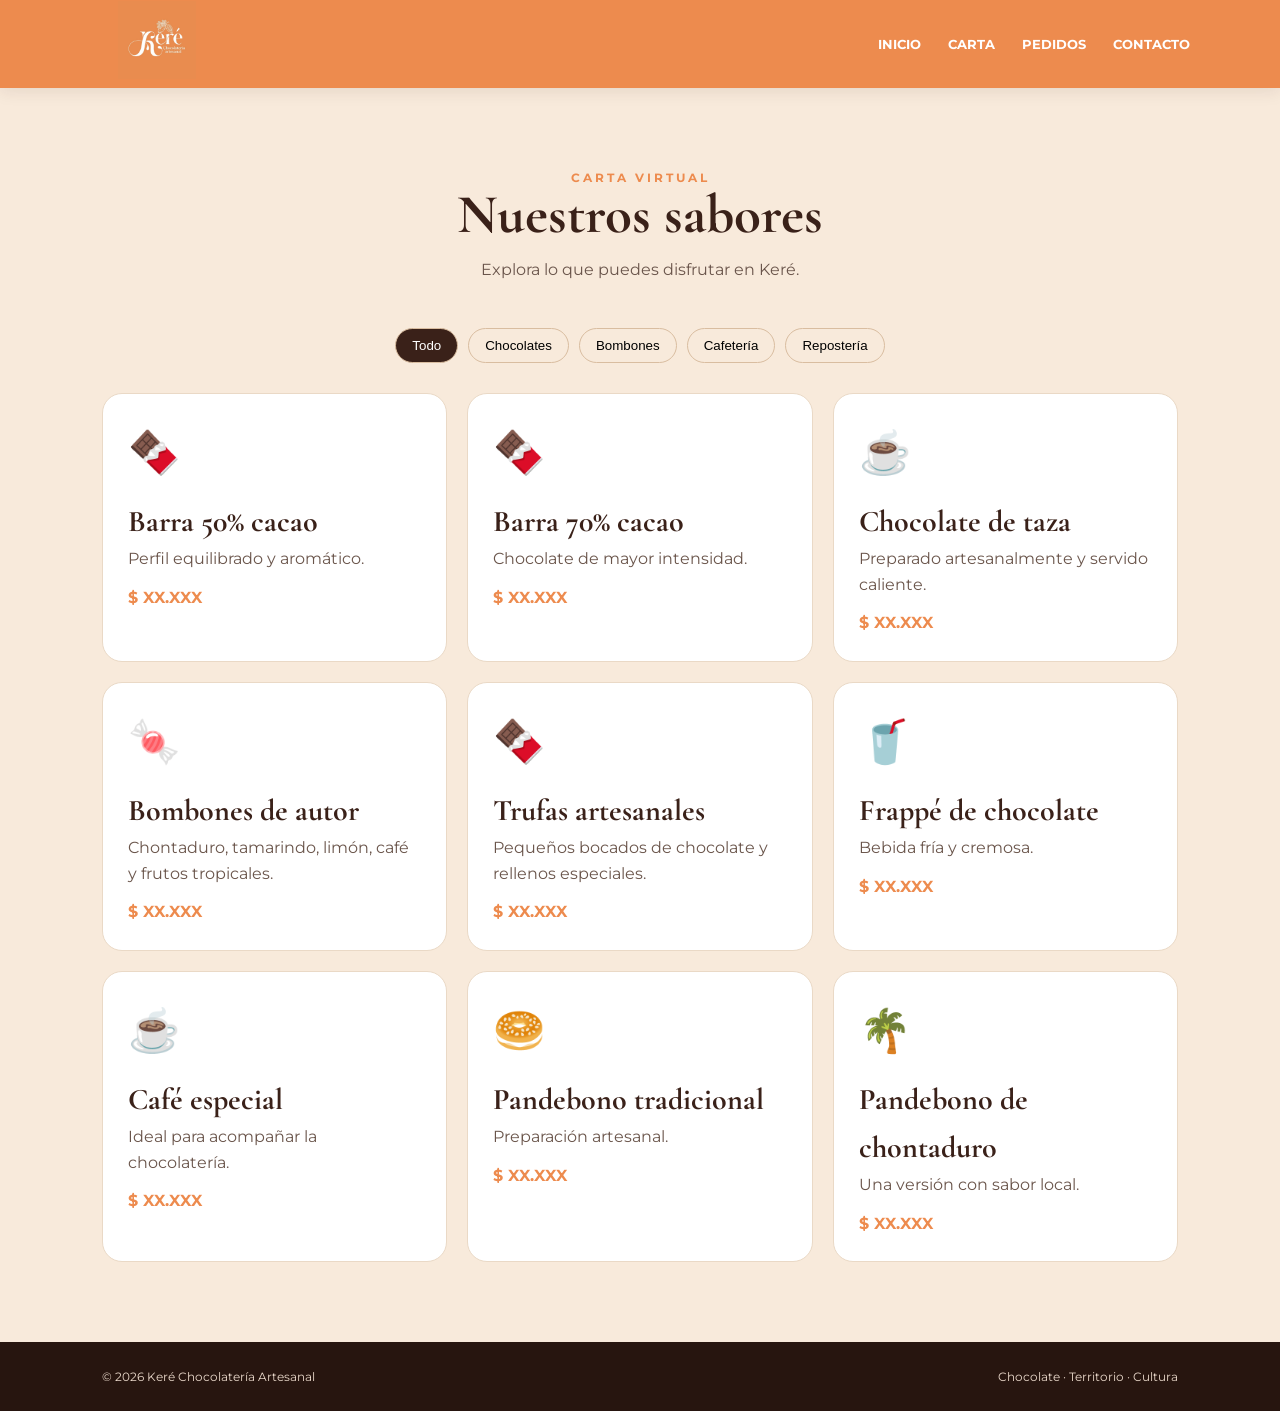
<file: carta.html>
<!doctype html><html lang="es"><head><meta charset="utf-8"><meta name="viewport" content="width=device-width,initial-scale=1"><title>Keré | Carta</title><link rel="stylesheet" href="estilos.css"></head><body><nav>
<a href="index.html"><img class="logo" src="[data-uri]"></a>
<ul class="navlinks">
<li><a href="index.html">INICIO</a></li>
<li><a href="carta.html">CARTA</a></li>
<li><a href="pedidos.html">PEDIDOS</a></li>
<li><a href="contacto.html">CONTACTO</a></li>
</ul></nav>
<section class="menu"><div class="center"><div class="kicker">Carta virtual</div><h2>Nuestros sabores</h2><p>Explora lo que puedes disfrutar en Keré.</p></div>
<div class="tabs"><button class="tab active" onclick="f('todos',this)">Todo</button><button class="tab" onclick="f('chocolate',this)">Chocolates</button><button class="tab" onclick="f('bombon',this)">Bombones</button><button class="tab" onclick="f('cafe',this)">Cafetería</button><button class="tab" onclick="f('repost',this)">Repostería</button></div>
<div class="grid">
<div class="card" data-c="chocolate"><div class="emoji">🍫</div><h3>Barra 50% cacao</h3><p>Perfil equilibrado y aromático.</p><span class="price">$ XX.XXX</span></div>
<div class="card" data-c="chocolate"><div class="emoji">🍫</div><h3>Barra 70% cacao</h3><p>Chocolate de mayor intensidad.</p><span class="price">$ XX.XXX</span></div>
<div class="card" data-c="chocolate"><div class="emoji">☕</div><h3>Chocolate de taza</h3><p>Preparado artesanalmente y servido caliente.</p><span class="price">$ XX.XXX</span></div>
<div class="card" data-c="bombon"><div class="emoji">🍬</div><h3>Bombones de autor</h3><p>Chontaduro, tamarindo, limón, café y frutos tropicales.</p><span class="price">$ XX.XXX</span></div>
<div class="card" data-c="bombon"><div class="emoji">🍫</div><h3>Trufas artesanales</h3><p>Pequeños bocados de chocolate y rellenos especiales.</p><span class="price">$ XX.XXX</span></div>
<div class="card" data-c="cafe"><div class="emoji">🥤</div><h3>Frappé de chocolate</h3><p>Bebida fría y cremosa.</p><span class="price">$ XX.XXX</span></div>
<div class="card" data-c="cafe"><div class="emoji">☕</div><h3>Café especial</h3><p>Ideal para acompañar la chocolatería.</p><span class="price">$ XX.XXX</span></div>
<div class="card" data-c="repost"><div class="emoji">🥯</div><h3>Pandebono tradicional</h3><p>Preparación artesanal.</p><span class="price">$ XX.XXX</span></div>
<div class="card" data-c="repost"><div class="emoji">🌴</div><h3>Pandebono de chontaduro</h3><p>Una versión con sabor local.</p><span class="price">$ XX.XXX</span></div>
</div></section><footer><span>© 2026 Keré Chocolatería Artesanal</span><span>Chocolate · Territorio · Cultura</span></footer><script>function f(c,b){document.querySelectorAll('.tab').forEach(x=>x.classList.remove('active'));b.classList.add('active');document.querySelectorAll('.card[data-c]').forEach(x=>x.style.display=c==='todos'||x.dataset.c===c?'block':'none')}</script></body></html>
</file>
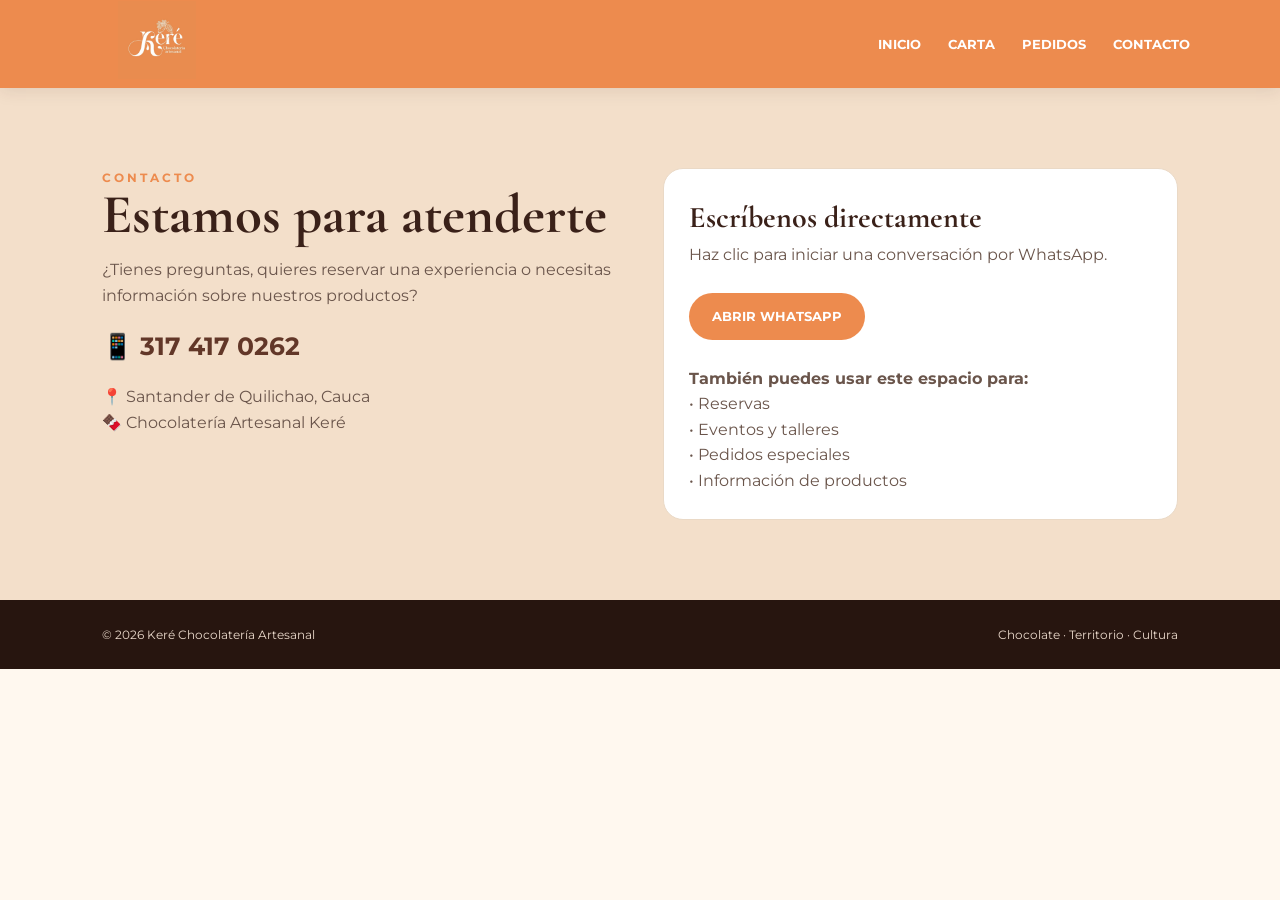
<file: contacto.html>
<!doctype html><html lang="es"><head><meta charset="utf-8"><meta name="viewport" content="width=device-width,initial-scale=1"><title>Keré | Contacto</title><link rel="stylesheet" href="estilos.css"></head><body><nav>
<a href="index.html"><img class="logo" src="[data-uri]"></a>
<ul class="navlinks">
<li><a href="index.html">INICIO</a></li>
<li><a href="carta.html">CARTA</a></li>
<li><a href="pedidos.html">PEDIDOS</a></li>
<li><a href="contacto.html">CONTACTO</a></li>
</ul></nav>
<section class="contact"><div><div class="kicker">Contacto</div><h2>Estamos para atenderte</h2><p>¿Tienes preguntas, quieres reservar una experiencia o necesitas información sobre nuestros productos?</p><div class="phone">📱 317 417 0262</div><p>📍 Santander de Quilichao, Cauca</p><p>🍫 Chocolatería Artesanal Keré</p></div>
<div class="card"><h3>Escríbenos directamente</h3><p>Haz clic para iniciar una conversación por WhatsApp.</p><br><a class="btn orange" target="_blank" href="https://wa.me/573174170262?text=Hola%20Keré%2C%20quiero%20información.">ABRIR WHATSAPP</a><br><br><p><strong>También puedes usar este espacio para:</strong></p><p>• Reservas<br>• Eventos y talleres<br>• Pedidos especiales<br>• Información de productos</p></div></section><footer><span>© 2026 Keré Chocolatería Artesanal</span><span>Chocolate · Territorio · Cultura</span></footer></body></html>
</file>
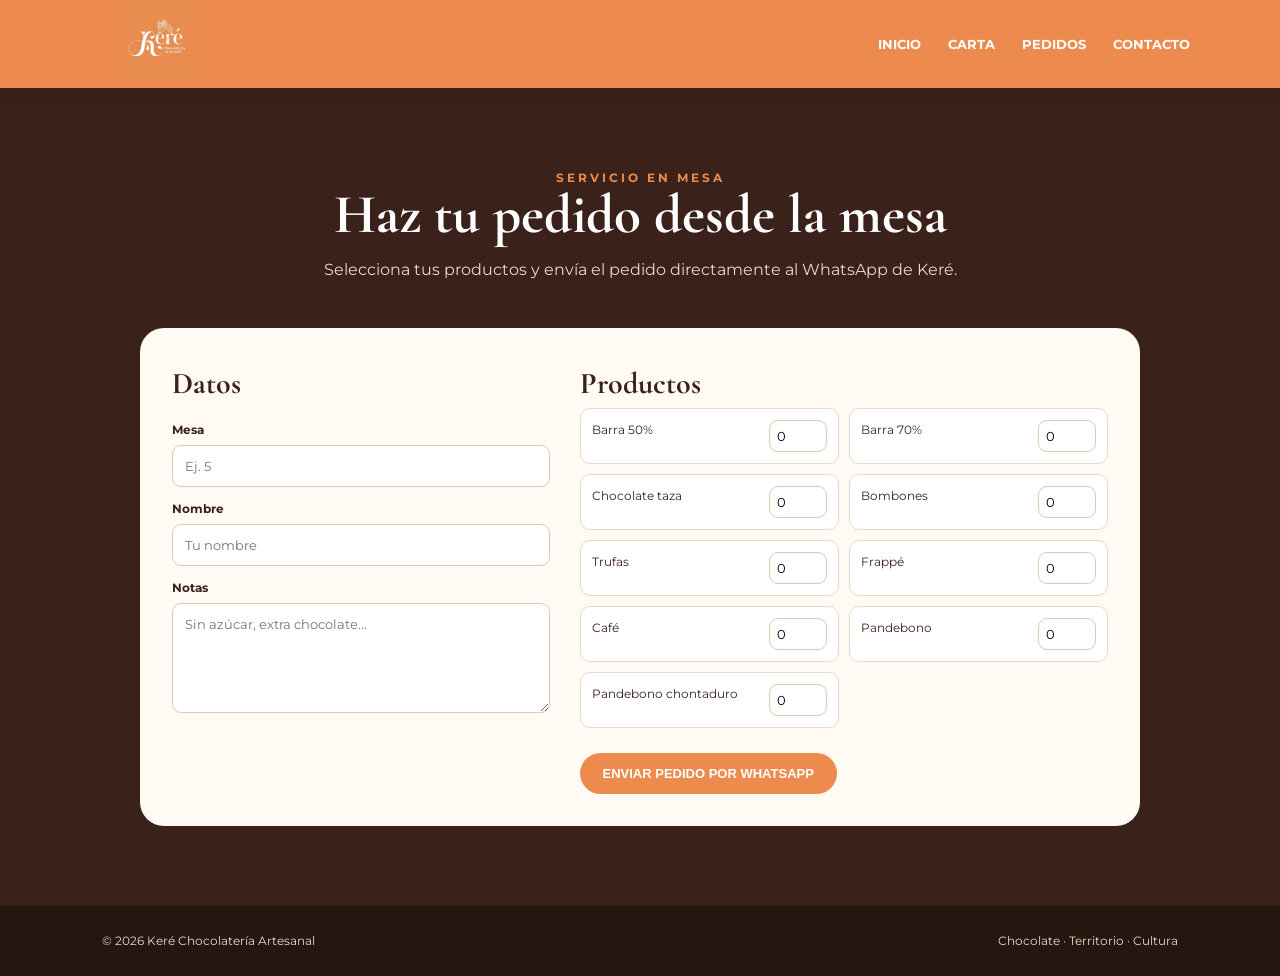
<file: pedidos.html>
<!doctype html><html lang="es"><head><meta charset="utf-8"><meta name="viewport" content="width=device-width,initial-scale=1"><title>Keré | Pedidos</title><link rel="stylesheet" href="estilos.css"></head><body><nav>
<a href="index.html"><img class="logo" src="[data-uri]"></a>
<ul class="navlinks">
<li><a href="index.html">INICIO</a></li>
<li><a href="carta.html">CARTA</a></li>
<li><a href="pedidos.html">PEDIDOS</a></li>
<li><a href="contacto.html">CONTACTO</a></li>
</ul></nav>
<section class="order"><div class="center"><div class="kicker">Servicio en mesa</div><h2>Haz tu pedido desde la mesa</h2><p>Selecciona tus productos y envía el pedido directamente al WhatsApp de Keré.</p></div>
<div class="orderbox"><div><h3>Datos</h3><label>Mesa</label><input id="mesa" type="number" min="1" placeholder="Ej. 5"><label>Nombre</label><input id="nombre" placeholder="Tu nombre"><label>Notas</label><textarea id="notas" placeholder="Sin azúcar, extra chocolate..."></textarea></div>
<div><h3>Productos</h3><div class="items">
<div class="item">Barra 50% <input data-n="Barra 50% cacao" type="number" min="0" value="0"></div><div class="item">Barra 70% <input data-n="Barra 70% cacao" type="number" min="0" value="0"></div>
<div class="item">Chocolate taza <input data-n="Chocolate de taza" type="number" min="0" value="0"></div><div class="item">Bombones <input data-n="Bombones de autor" type="number" min="0" value="0"></div>
<div class="item">Trufas <input data-n="Trufas artesanales" type="number" min="0" value="0"></div><div class="item">Frappé <input data-n="Frappé de chocolate" type="number" min="0" value="0"></div>
<div class="item">Café <input data-n="Café especial" type="number" min="0" value="0"></div><div class="item">Pandebono <input data-n="Pandebono tradicional" type="number" min="0" value="0"></div>
<div class="item">Pandebono chontaduro <input data-n="Pandebono de chontaduro" type="number" min="0" value="0"></div>
</div><br><button class="btn orange" onclick="pedido()">ENVIAR PEDIDO POR WHATSAPP</button></div></div></section><footer><span>© 2026 Keré Chocolatería Artesanal</span><span>Chocolate · Territorio · Cultura</span></footer>
<script>function pedido(){let m=document.getElementById('mesa').value,n=document.getElementById('nombre').value||'No indicado',t=document.getElementById('notas').value,p=[];document.querySelectorAll('.items input').forEach(x=>{let q=+x.value;if(q>0)p.push(q+' x '+x.dataset.n)});if(!m)return alert('Indica el número de mesa.');if(!p.length)return alert('Selecciona al menos un producto.');let msg='Hola Keré 🍫%0A%0AMesa: '+encodeURIComponent(m)+'%0ANombre: '+encodeURIComponent(n)+'%0A%0A'+p.map(encodeURIComponent).join('%0A');if(t)msg+='%0A%0ANotas: '+encodeURIComponent(t);open('https://wa.me/573174170262?text='+msg,'_blank')}</script></body></html>
</file>
<file: estilos.css>
@import url('https://fonts.googleapis.com/css2?family=Cormorant+Garamond:wght@500;600;700&family=Montserrat:wght@400;500;600;700&display=swap');
:root{--orange:#ed8b4e;--cream:#fff8ef;--brown:#3a2119;--brown2:#623728;--gold:#c99555;--white:#fffdf9}
*{box-sizing:border-box;margin:0;padding:0}html{scroll-behavior:smooth}
body{font-family:Montserrat,Arial,sans-serif;background:var(--cream);color:var(--brown);line-height:1.6}
nav{height:88px;background:var(--orange);display:flex;align-items:center;justify-content:space-between;padding:0 7%;position:sticky;top:0;z-index:20;box-shadow:0 3px 16px #3a21191a}
.logo{height:78px;width:135px;object-fit:contain}.navlinks{display:flex;gap:27px;list-style:none}
.navlinks a{color:#fff;text-decoration:none;font-size:13px;font-weight:700}.navlinks a:hover{color:var(--brown)}
.hero{min-height:72vh;display:grid;place-items:center;text-align:center;padding:70px 8%;background:linear-gradient(#f7dfca,#fff8ef)}
.hero .logo-big{width:min(410px,85vw);margin-bottom:20px}.kicker{text-transform:uppercase;letter-spacing:3px;color:var(--orange);font-size:12px;font-weight:700}
h1,h2,h3{font-family:"Cormorant Garamond",Georgia,serif}
h1{font-size:clamp(55px,8vw,95px);line-height:.9;margin:12px 0 20px}
h2{font-size:55px;line-height:1;margin-bottom:15px}h3{font-size:30px}
p{color:#6a554b}.btn{display:inline-block;padding:13px 23px;border-radius:28px;text-decoration:none;font-size:13px;font-weight:700;background:var(--brown);color:#fff;border:0;cursor:pointer}.btn.orange{background:var(--orange)}
section{padding:80px 8%}.center{text-align:center;max-width:760px;margin:0 auto 45px}
.grid{display:grid;grid-template-columns:repeat(3,1fr);gap:20px}.card{background:#fff;border:1px solid #ead9c6;border-radius:20px;padding:25px}.emoji{font-size:42px;margin-bottom:12px}.price{display:block;color:var(--orange);font-weight:700;margin-top:13px}
.menu{background:#f8eadb}.tabs{display:flex;justify-content:center;gap:10px;flex-wrap:wrap;margin-bottom:30px}.tab{padding:9px 16px;border:1px solid #d9bda0;background:transparent;border-radius:25px;cursor:pointer}.tab.active{background:var(--brown);color:#fff}
.order{background:var(--brown);color:#fff}.order .center p{color:#ead9cb}.orderbox{max-width:1000px;margin:auto;background:#fffaf4;color:var(--brown);border-radius:24px;padding:32px;display:grid;grid-template-columns:1fr 1.4fr;gap:30px}
label{display:block;font-size:12px;font-weight:700;margin:12px 0 6px}input,textarea{width:100%;padding:12px;border:1px solid #dec9b2;border-radius:9px;font-family:inherit}textarea{min-height:110px}
.items{display:grid;grid-template-columns:1fr 1fr;gap:10px}.item{background:#fff;border:1px solid #ead9c6;padding:11px;border-radius:10px;display:flex;justify-content:space-between;gap:8px;font-size:12px}.item input{width:58px;padding:7px}
.contact{display:grid;grid-template-columns:1fr 1fr;gap:45px;background:#f3dfca}.phone{font-size:25px;font-weight:700;color:var(--brown2);margin:18px 0}
footer{background:#27150f;color:#ead9cb;padding:25px 8%;display:flex;justify-content:space-between;font-size:12px}
@media(max-width:800px){nav{height:75px}.logo{height:68px;width:115px}.navlinks{gap:12px}.navlinks a{font-size:10px}.grid,.contact,.orderbox{grid-template-columns:1fr}.items{grid-template-columns:1fr}section{padding:60px 6%}h2{font-size:44px}footer{flex-direction:column;gap:8px}}
</file>
